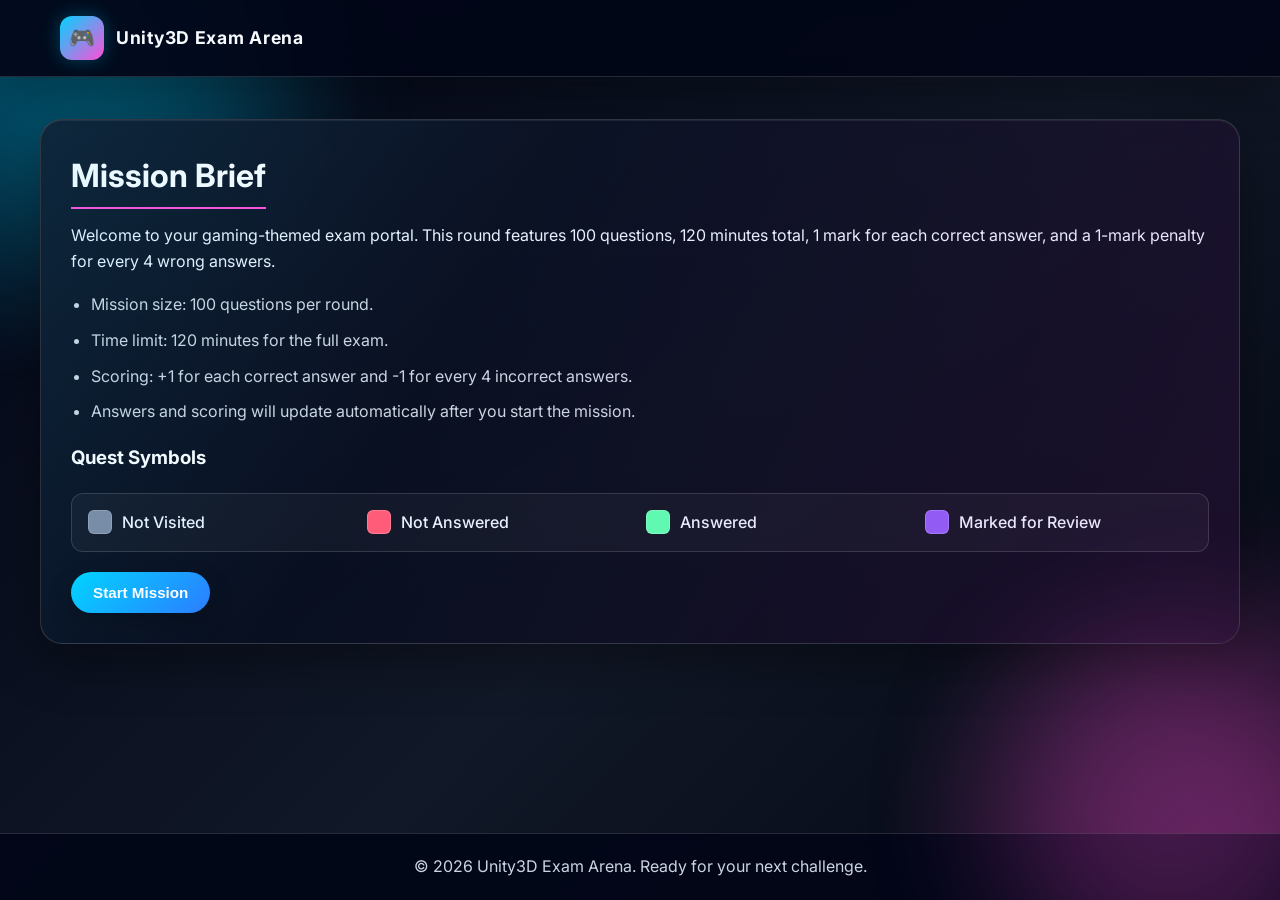
<file: index.html>
﻿<!DOCTYPE html>
<html lang="en">
<head>
    <meta charset="UTF-8">
    <meta name="viewport" content="width=device-width, initial-scale=1.0">
    <title>Unity3D Exam Arena - Home</title>
    <link rel="stylesheet" href="style.css">
    <link href="https://fonts.googleapis.com/css2?family=Inter:wght@400;500;600;700&display=swap" rel="stylesheet">
</head>
<body>
    <header class="main-header">
        <div class="container">
            <div class="logo">
                <div class="logo-icon">🎮</div>
                <span>Unity3D Exam Arena</span>
            </div>
        </div>
    </header>

    <main class="container instructions-section">
        <div class="card">
            <h1>Mission Brief</h1>
            <div class="instructions-content">
                <p>Welcome to your gaming-themed exam portal. This round features 100 questions, 120 minutes total, 1 mark for each correct answer, and a 1-mark penalty for every 4 wrong answers.</p>
                <ul>
                    <li>Mission size: 100 questions per round.</li>
                    <li>Time limit: 120 minutes for the full exam.</li>
                    <li>Scoring: +1 for each correct answer and -1 for every 4 incorrect answers.</li>
                    <li>Answers and scoring will update automatically after you start the mission.</li>
                </ul>

                <h3>Quest Symbols</h3>
                <div class="symbols-grid">
                    <div class="symbol-item"><span class="badge grey"></span> Not Visited</div>
                    <div class="symbol-item"><span class="badge red"></span> Not Answered</div>
                    <div class="symbol-item"><span class="badge green"></span> Answered</div>
                    <div class="symbol-item"><span class="badge purple"></span> Marked for Review</div>
                </div>

                <div class="action-footer">
                    <button id="start-test-btn" class="btn btn-primary">Start Mission</button>
                </div>
            </div>
        </div>
    </main>

    <footer class="main-footer">
        <p>© 2026 Unity3D Exam Arena. Ready for your next challenge.</p>
    </footer>

    <script src="script.js"></script>
    <script>
        document.getElementById('start-test-btn').onclick = () => {
            localStorage.clear();
            window.location.href = 'exam.html';
        };
    </script>
</body>
</html>
</file>
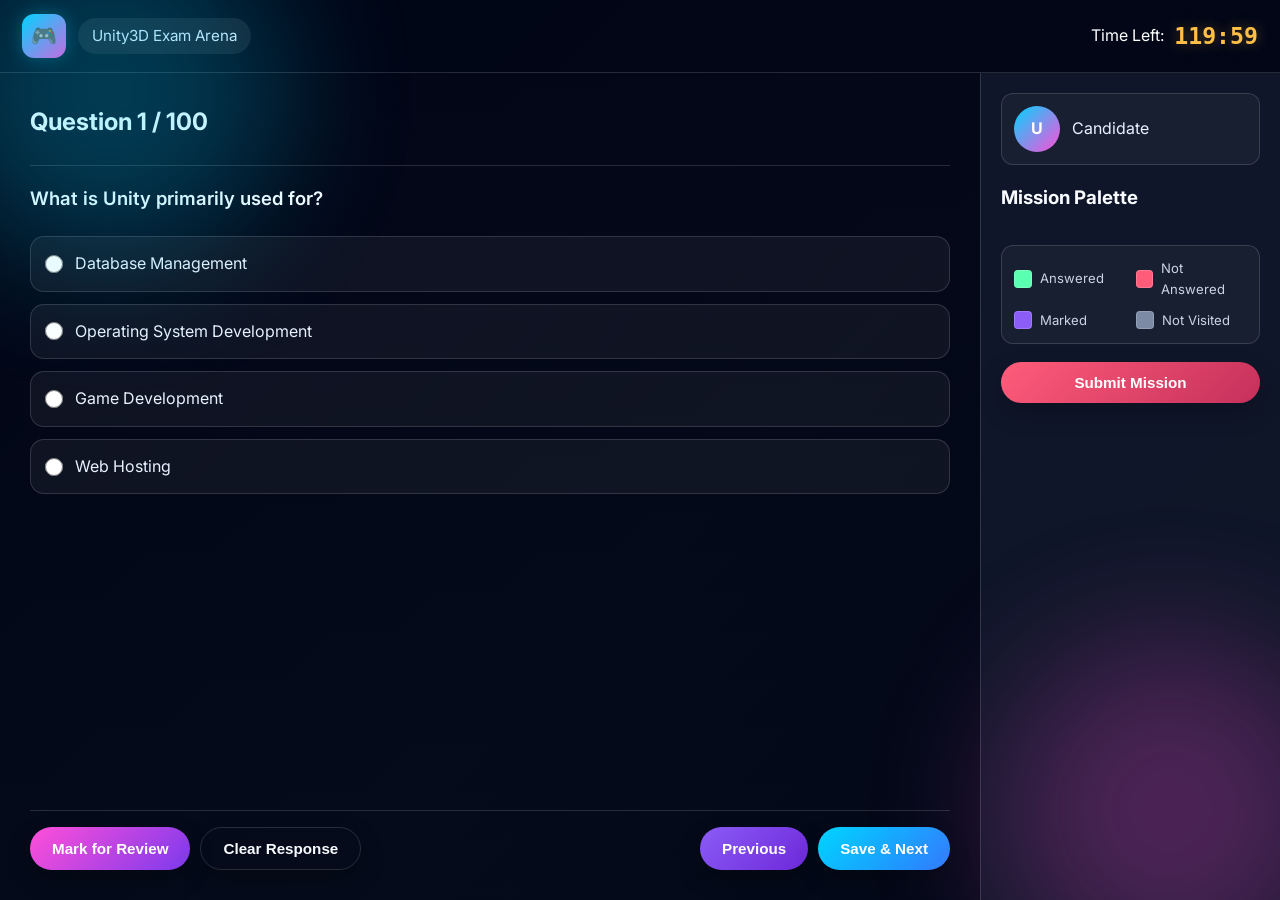
<file: exam.html>
﻿<!DOCTYPE html>
<html lang="en">
<head>
    <meta charset="UTF-8">
    <meta name="viewport" content="width=device-width, initial-scale=1.0">
    <title>Unity3D Exam Arena - Exam</title>
    <link rel="stylesheet" href="style.css">
    <link href="https://fonts.googleapis.com/css2?family=Inter:wght@400;500;600;700&display=swap" rel="stylesheet">
</head>
<body class="exam-body">
    <header class="exam-header">
        <div class="logo">
            <div class="logo-icon">🎮</div>
            <div class="exam-title">Unity3D Exam Arena</div>
        </div>
        <div class="timer-container">
            <div class="timer-label">Time Left:</div>
            <div id="timer" class="timer-display">120:00</div>
        </div>
    </header>

    <div class="exam-main">
        <div class="exam-content">
            <div class="question-header">
                <h2 id="question-number">Question No. 1</h2>
            </div>
            <div class="question-container">
                <p id="question-text" class="question-text">Loading mission...</p>
                <div id="options-container" class="options-grid"></div>
            </div>
            <div class="exam-footer">
                <div class="left-btns">
                    <button id="mark-review-btn" class="btn btn-purple">Mark for Review</button>
                    <button id="clear-response-btn" class="btn btn-outline">Clear Response</button>
                </div>
                <div class="right-btns">
                    <button id="prev-btn" class="btn btn-secondary">Previous</button>
                    <button id="save-next-btn" class="btn btn-primary">Save & Next</button>
                </div>
            </div>
        </div>

        <aside class="exam-sidebar">
            <div class="user-profile">
                <div class="avatar">U</div>
                <div class="user-info">
                    <span class="user-name">Candidate</span>
                </div>
            </div>

            <div class="palette-container">
                <h3>Mission Palette</h3>
                <div id="question-palette" class="palette-grid"></div>
            </div>

            <div class="legend-container">
                <div class="legend-item"><span class="badge green"></span> Answered</div>
                <div class="legend-item"><span class="badge red"></span> Not Answered</div>
                <div class="legend-item"><span class="badge purple"></span> Marked</div>
                <div class="legend-item"><span class="badge grey"></span> Not Visited</div>
            </div>

            <div class="submit-container">
                <button id="submit-test-btn" class="btn btn-danger btn-block">Submit Mission</button>
            </div>
        </aside>
    </div>

    <div id="submit-modal" class="modal">
        <div class="modal-content">
            <h3>Confirm Mission Finish</h3>
            <p>Are you sure you want to submit your run? You will see your score and summary.</p>
            <div class="modal-footer">
                <button id="cancel-submit" class="btn btn-secondary">Cancel</button>
                <button id="confirm-submit" class="btn btn-danger">Confirm Submit</button>
            </div>
        </div>
    </div>

    <script src="script.js"></script>
</body>
</html>
</file>
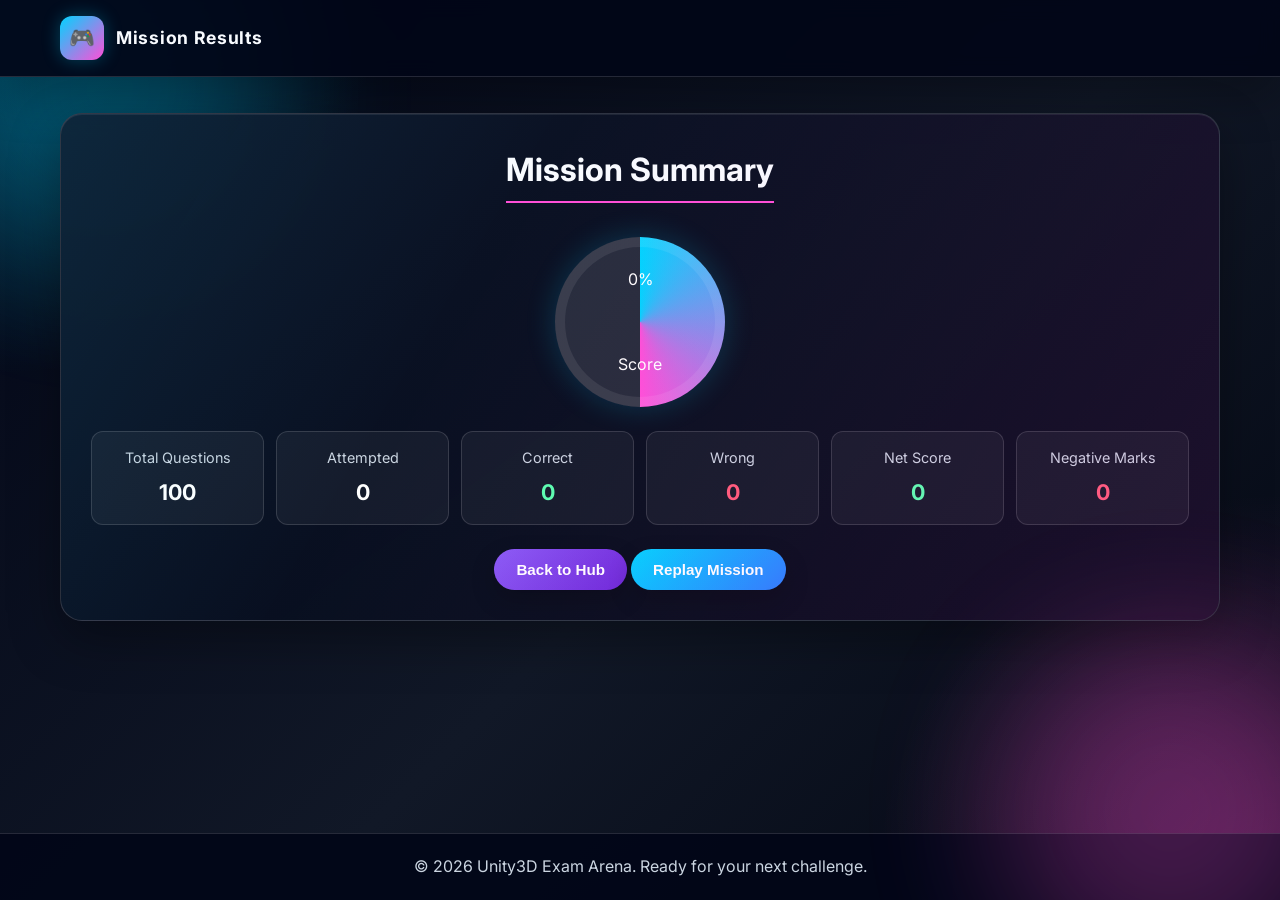
<file: result.html>
﻿<!DOCTYPE html>
<html lang="en">
<head>
    <meta charset="UTF-8">
    <meta name="viewport" content="width=device-width, initial-scale=1.0">
    <title>Unity3D Exam Arena - Results</title>
    <link rel="stylesheet" href="style.css">
    <link href="https://fonts.googleapis.com/css2?family=Inter:wght@400;500;600;700&display=swap" rel="stylesheet">
</head>
<body class="result-body">
    <header class="main-header">
        <div class="container">
            <div class="logo">
                <div class="logo-icon">🎮</div>
                <span>Mission Results</span>
            </div>
        </div>
    </header>

    <main class="container">
        <div class="result-card">
            <h1>Mission Summary</h1>
            <div class="score-circle">
                <span id="score-percentage">0%</span>
                <p>Score</p>
            </div>

            <div class="stats-grid">
                <div class="stat-item">
                    <span class="stat-label">Total Questions</span>
                    <span id="total-questions" class="stat-value">0</span>
                </div>
                <div class="stat-item">
                    <span class="stat-label">Attempted</span>
                    <span id="attempted" class="stat-value">0</span>
                </div>
                <div class="stat-item">
                    <span class="stat-label">Correct</span>
                    <span id="correct-answers" class="stat-value green-text">0</span>
                </div>
                <div class="stat-item">
                    <span class="stat-label">Wrong</span>
                    <span id="wrong-answers" class="stat-value red-text">0</span>
                </div>
                <div class="stat-item">
                    <span class="stat-label">Net Score</span>
                    <span id="net-score" class="stat-value green-text">0</span>
                </div>
                <div class="stat-item">
                    <span class="stat-label">Negative Marks</span>
                    <span id="negative-marks" class="stat-value red-text">0</span>
                </div>
            </div>

            <div class="action-footer">
                <button onclick="window.location.href='index.html'" class="btn btn-secondary">Back to Hub</button>
                <button onclick="window.location.href='exam.html?reset=1'" class="btn btn-primary">Replay Mission</button>
            </div>
        </div>
    </main>

    <footer class="main-footer">
        <p>© 2026 Unity3D Exam Arena. Ready for your next challenge.</p>
    </footer>

    <script src="script.js"></script>
</body>
</html>
</file>
<file: style.css>
﻿:root {
  --primary: #0f172a;
  --primary-light: #111c36;
  --secondary: #00d4ff;
  --accent: #ff4fd8;
  --success: #5bffb0;
  --danger: #ff5c7a;
  --warning: #ffbf47;
  --purple: #8b5cf6;
  --grey: #7c8aa5;
  --light-grey: #0f172a;
  --white: #f8fbff;
  --text: #e8f2ff;
  --border: rgba(255, 255, 255, 0.14);
  --shadow: 0 20px 45px rgba(0, 0, 0, 0.28);
}

* {
  box-sizing: border-box;
  margin: 0;
  padding: 0;
}

body {
  font-family: 'Inter', sans-serif;
  line-height: 1.6;
  color: var(--text);
  background:
    radial-gradient(circle at top left, rgba(0, 212, 255, 0.24), transparent 24%),
    radial-gradient(circle at bottom right, rgba(255, 79, 216, 0.24), transparent 26%),
    linear-gradient(135deg, #020617 0%, #111827 55%, #030712 100%);
  min-height: 100vh;
  display: flex;
  flex-direction: column;
  position: relative;
  overflow-x: hidden;
}

body::before,
body::after {
  content: '';
  position: fixed;
  inset: auto;
  width: 340px;
  height: 340px;
  border-radius: 50%;
  filter: blur(70px);
  opacity: 0.25;
  pointer-events: none;
  z-index: 0;
}

body::before {
  top: -80px;
  left: -60px;
  background: var(--secondary);
}

body::after {
  bottom: -80px;
  right: -60px;
  background: var(--accent);
}

.container {
  max-width: 1200px;
  margin: 0 auto;
  padding: 0 20px;
  width: 100%;
}

.main-header {
  background: rgba(2, 6, 23, 0.92);
  backdrop-filter: blur(10px);
  padding: 16px 0;
  border-bottom: 1px solid var(--border);
  box-shadow: var(--shadow);
}

.logo {
  display: flex;
  align-items: center;
  gap: 12px;
}

.logo-icon {
  width: 44px;
  height: 44px;
  display: grid;
  place-items: center;
  border-radius: 12px;
  background: linear-gradient(135deg, var(--secondary), var(--accent));
  color: white;
  font-size: 1.3rem;
  box-shadow: 0 0 18px rgba(0, 212, 255, 0.28);
}

.logo span {
  font-size: 1.1rem;
  font-weight: 700;
  color: var(--white);
  letter-spacing: 0.04em;
}

.main-footer {
  padding: 20px;
  text-align: center;
  background: rgba(2, 6, 23, 0.92);
  color: #cbd5e1;
  margin-top: auto;
  border-top: 1px solid var(--border);
}

.instructions-section {
  padding: 42px 0;
}

.card,
.result-card,
.modal-content {
  background: linear-gradient(145deg, rgba(15, 23, 42, 0.96), rgba(2, 8, 23, 0.95));
  border: 1px solid rgba(255,255,255,0.16);
  border-radius: 22px;
  padding: 30px;
  box-shadow: 0 18px 50px rgba(0, 0, 0, 0.35), inset 0 1px 0 rgba(255,255,255,0.08);
  position: relative;
  overflow: hidden;
}

.card::before,
.result-card::before,
.modal-content::before {
  content: '';
  position: absolute;
  inset: 0;
  background: linear-gradient(120deg, rgba(0, 212, 255, 0.08), transparent 35%, rgba(255, 79, 216, 0.1));
  pointer-events: none;
}

h1,
h2,
h3 {
  color: var(--white);
  margin-bottom: 14px;
}

h1 {
  border-bottom: 2px solid var(--accent);
  display: inline-block;
  padding-bottom: 6px;
}

.instructions-content ul {
  margin: 18px 0;
  padding-left: 20px;
}

.instructions-content li {
  margin-bottom: 10px;
  color: #cbd5e1;
}

.symbols-grid {
  display: grid;
  grid-template-columns: repeat(auto-fit, minmax(180px, 1fr));
  gap: 12px;
  margin: 20px 0;
  background: rgba(255, 255, 255, 0.04);
  padding: 16px;
  border-radius: 12px;
  border: 1px solid var(--border);
}

.symbol-item {
  display: flex;
  align-items: center;
  gap: 10px;
  font-weight: 500;
}

.badge {
  width: 24px;
  height: 24px;
  border-radius: 6px;
  display: inline-block;
  box-shadow: inset 0 0 0 1px rgba(255,255,255,0.18);
}

.badge.green { background-color: var(--success); }
.badge.red { background-color: var(--danger); }
.badge.purple { background-color: var(--purple); }
.badge.grey { background-color: var(--grey); }

.btn {
  padding: 12px 22px;
  border-radius: 999px;
  font-weight: 700;
  cursor: pointer;
  transition: transform 0.2s ease, box-shadow 0.2s ease, background 0.2s ease;
  border: none;
  font-size: 0.95rem;
  display: inline-block;
  text-align: center;
  color: white;
  box-shadow: 0 10px 24px rgba(0, 0, 0, 0.22);
}

.btn:hover {
  transform: translateY(-2px);
  box-shadow: 0 10px 24px rgba(0, 0, 0, 0.18);
}

.btn-primary { background: linear-gradient(135deg, var(--secondary), #2d7cff); }
.btn-secondary { background: linear-gradient(135deg, var(--purple), #6d28d9); }
.btn-danger { background: linear-gradient(135deg, var(--danger), #c5305b); }
.btn-purple { background: linear-gradient(135deg, var(--accent), #7c3aed); }
.btn-outline {
  background: transparent;
  border: 1px solid var(--border);
  color: var(--white);
}

.btn-block { width: 100%; display: block; }

.exam-header {
  background: rgba(2, 6, 23, 0.95);
  color: white;
  padding: 14px 22px;
  display: flex;
  justify-content: space-between;
  align-items: center;
  border-bottom: 1px solid var(--border);
  box-shadow: 0 10px 30px rgba(0, 0, 0, 0.25);
}

.exam-header .logo span { color: white; }

.exam-title {
  font-size: 0.95rem;
  background: rgba(255,255,255,0.08);
  padding: 6px 14px;
  border-radius: 999px;
  color: #dbeafe;
}

.timer-container {
  display: flex;
  align-items: center;
  gap: 10px;
}

.timer-display {
  font-size: 1.45rem;
  font-weight: 800;
  font-family: monospace;
  color: var(--warning);
  text-shadow: 0 0 14px rgba(255, 191, 71, 0.35);
}

.exam-main {
  flex: 1;
  display: grid;
  grid-template-columns: 1fr 300px;
  overflow: hidden;
}

.exam-content {
  background: linear-gradient(180deg, rgba(2, 6, 23, 0.9), rgba(2, 8, 23, 0.82));
  padding: 30px;
  overflow-y: auto;
  display: flex;
  flex-direction: column;
}

.question-header {
  margin-bottom: 18px;
  border-bottom: 1px solid var(--border);
  padding-bottom: 10px;
}

.question-text {
  font-size: 1.16rem;
  font-weight: 600;
  margin-bottom: 22px;
  color: var(--white);
}

.placeholder-card {
  background: linear-gradient(135deg, rgba(0, 212, 255, 0.16), rgba(255, 79, 216, 0.16));
  border: 1px solid var(--border);
  border-radius: 16px;
  padding: 18px;
  color: #e2e8f0;
}

.placeholder-card.compact p {
  margin-bottom: 8px;
}

.placeholder-tip {
  margin-top: 10px;
  color: var(--secondary);
}

.options-grid {
  display: flex;
  flex-direction: column;
  gap: 12px;
  margin-bottom: 34px;
}

.option-item {
  display: flex;
  align-items: center;
  padding: 14px 14px;
  border: 1px solid var(--border);
  border-radius: 14px;
  cursor: pointer;
  transition: all 0.2s ease;
  color: var(--text);
  background: rgba(255,255,255,0.05);
}

.option-item:hover {
  border-color: var(--secondary);
  background: rgba(0, 212, 255, 0.12);
}

.option-item.selected {
  background: linear-gradient(90deg, rgba(0, 212, 255, 0.18), rgba(255, 79, 216, 0.16));
  border-color: var(--secondary);
  border-width: 2px;
  box-shadow: 0 10px 24px rgba(0, 212, 255, 0.14);
}

.option-item input {
  margin-right: 12px;
  width: 18px;
  height: 18px;
}

.exam-footer {
  margin-top: auto;
  display: flex;
  justify-content: space-between;
  padding-top: 16px;
  border-top: 1px solid var(--border);
  gap: 10px;
  flex-wrap: wrap;
}

.left-btns,
.right-btns {
  display: flex;
  gap: 10px;
  flex-wrap: wrap;
}

.exam-sidebar {
  background: rgba(15, 23, 42, 0.95);
  border-left: 1px solid var(--border);
  padding: 20px;
  display: flex;
  flex-direction: column;
  gap: 18px;
  overflow-y: auto;
}

.user-profile {
  display: flex;
  align-items: center;
  gap: 12px;
  background: rgba(255,255,255,0.04);
  padding: 12px;
  border-radius: 12px;
  border: 1px solid var(--border);
}

.avatar {
  width: 46px;
  height: 46px;
  display: grid;
  place-items: center;
  border-radius: 50%;
  background: linear-gradient(135deg, var(--secondary), var(--accent));
  color: white;
  font-weight: 700;
}

.palette-grid {
  display: grid;
  grid-template-columns: repeat(5, 1fr);
  gap: 8px;
}

.palette-btn {
  width: 40px;
  height: 40px;
  border: 1px solid rgba(255,255,255,0.14);
  background: rgba(255,255,255,0.04);
  border-radius: 8px;
  display: flex;
  align-items: center;
  justify-content: center;
  font-weight: 700;
  cursor: pointer;
  color: var(--white);
}

.palette-btn.current { border-color: var(--secondary); }
.palette-btn.answered { background: var(--success); color: #022c22; }
.palette-btn.not-answered { background: var(--danger); color: white; }
.palette-btn.marked { background: var(--purple); color: white; }
.palette-btn.not-visited { background: var(--grey); color: white; }

.legend-container {
  display: grid;
  grid-template-columns: 1fr 1fr;
  gap: 10px;
  background: rgba(255,255,255,0.04);
  padding: 12px;
  border-radius: 12px;
  border: 1px solid var(--border);
}

.legend-item {
  display: flex;
  align-items: center;
  gap: 8px;
  font-size: 0.82rem;
  color: #cbd5e1;
}

.legend-item .badge {
  width: 18px;
  height: 18px;
  display: flex;
  align-items: center;
  justify-content: center;
  color: white;
  border-radius: 4px;
}

.modal {
  display: none;
  position: fixed;
  inset: 0;
  background: rgba(0, 0, 0, 0.65);
  z-index: 1000;
  align-items: center;
  justify-content: center;
}

.modal.active { display: flex; }

.modal-footer {
  display: flex;
  justify-content: center;
  gap: 12px;
  margin-top: 20px;
}

.result-card {
  text-align: center;
  margin-top: 36px;
}

.score-circle {
  width: 170px;
  height: 170px;
  border-radius: 50%;
  margin: 20px auto;
  display: grid;
  place-items: center;
  background: conic-gradient(var(--secondary) 0deg, var(--accent) 180deg, rgba(255,255,255,0.12) 180deg);
  color: white;
  box-shadow: inset 0 0 0 10px rgba(255,255,255,0.08), 0 0 30px rgba(0, 212, 255, 0.2);
}

.stats-grid {
  display: grid;
  grid-template-columns: repeat(auto-fit, minmax(140px, 1fr));
  gap: 12px;
  margin: 24px 0;
}

.stat-item {
  padding: 14px;
  border-radius: 12px;
  background: rgba(255,255,255,0.05);
  border: 1px solid var(--border);
}

.stat-label { display: block; color: #cbd5e1; font-size: 0.9rem; }
.stat-value { display: block; font-size: 1.35rem; font-weight: 700; color: white; margin-top: 6px; }
.green-text { color: var(--success); }
.red-text { color: var(--danger); }

.answer-key-container { margin-top: 24px; }
.answer-key-list { display: grid; gap: 10px; }
.answer-key-item { padding: 12px 14px; border-radius: 10px; background: rgba(255,255,255,0.05); border: 1px solid var(--border); }
.hidden { display: none; }

@media (max-width: 900px) {
  .exam-main { grid-template-columns: 1fr; }
  .exam-sidebar { border-left: none; border-top: 1px solid var(--border); }
}

@media (max-width: 600px) {
  .card, .result-card, .modal-content, .exam-content { padding: 20px; }
  .exam-footer { flex-direction: column; }
  .left-btns, .right-btns { width: 100%; }
  .left-btns .btn, .right-btns .btn { flex: 1; }
}
</file>
